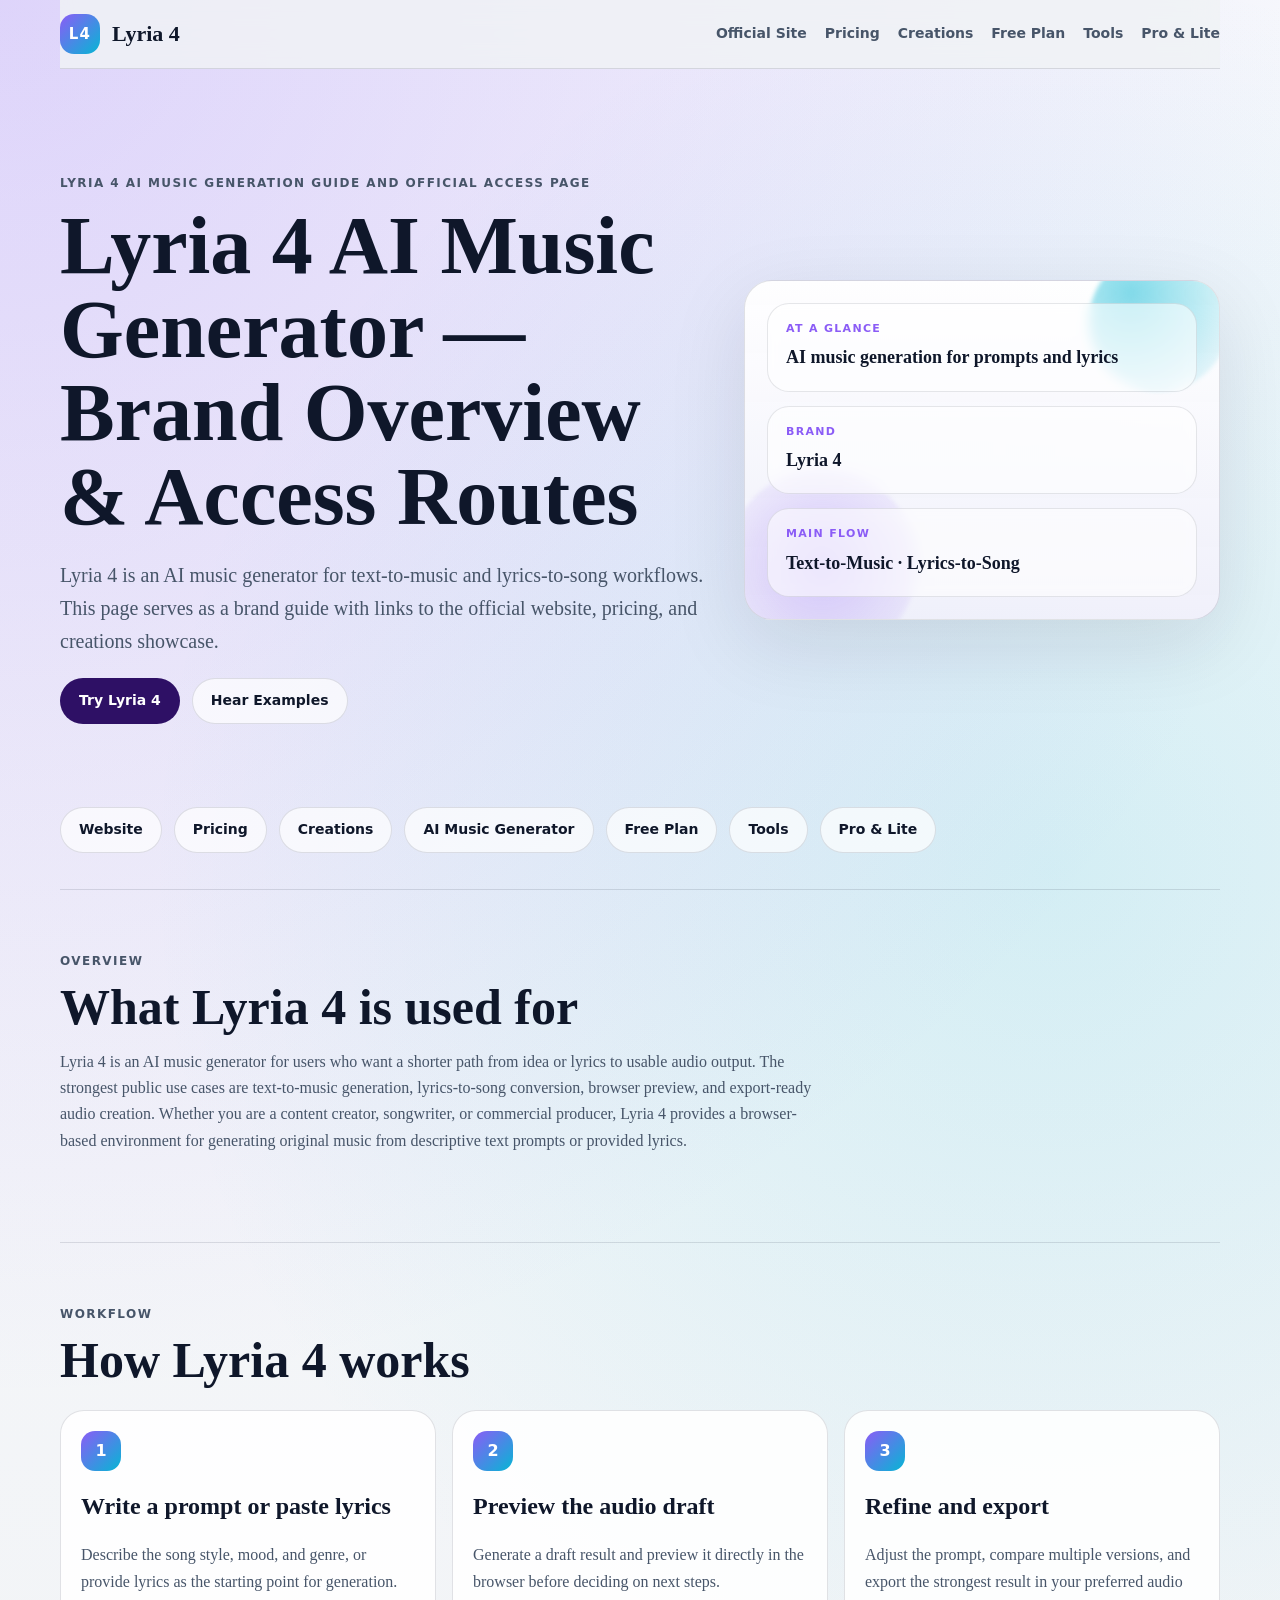
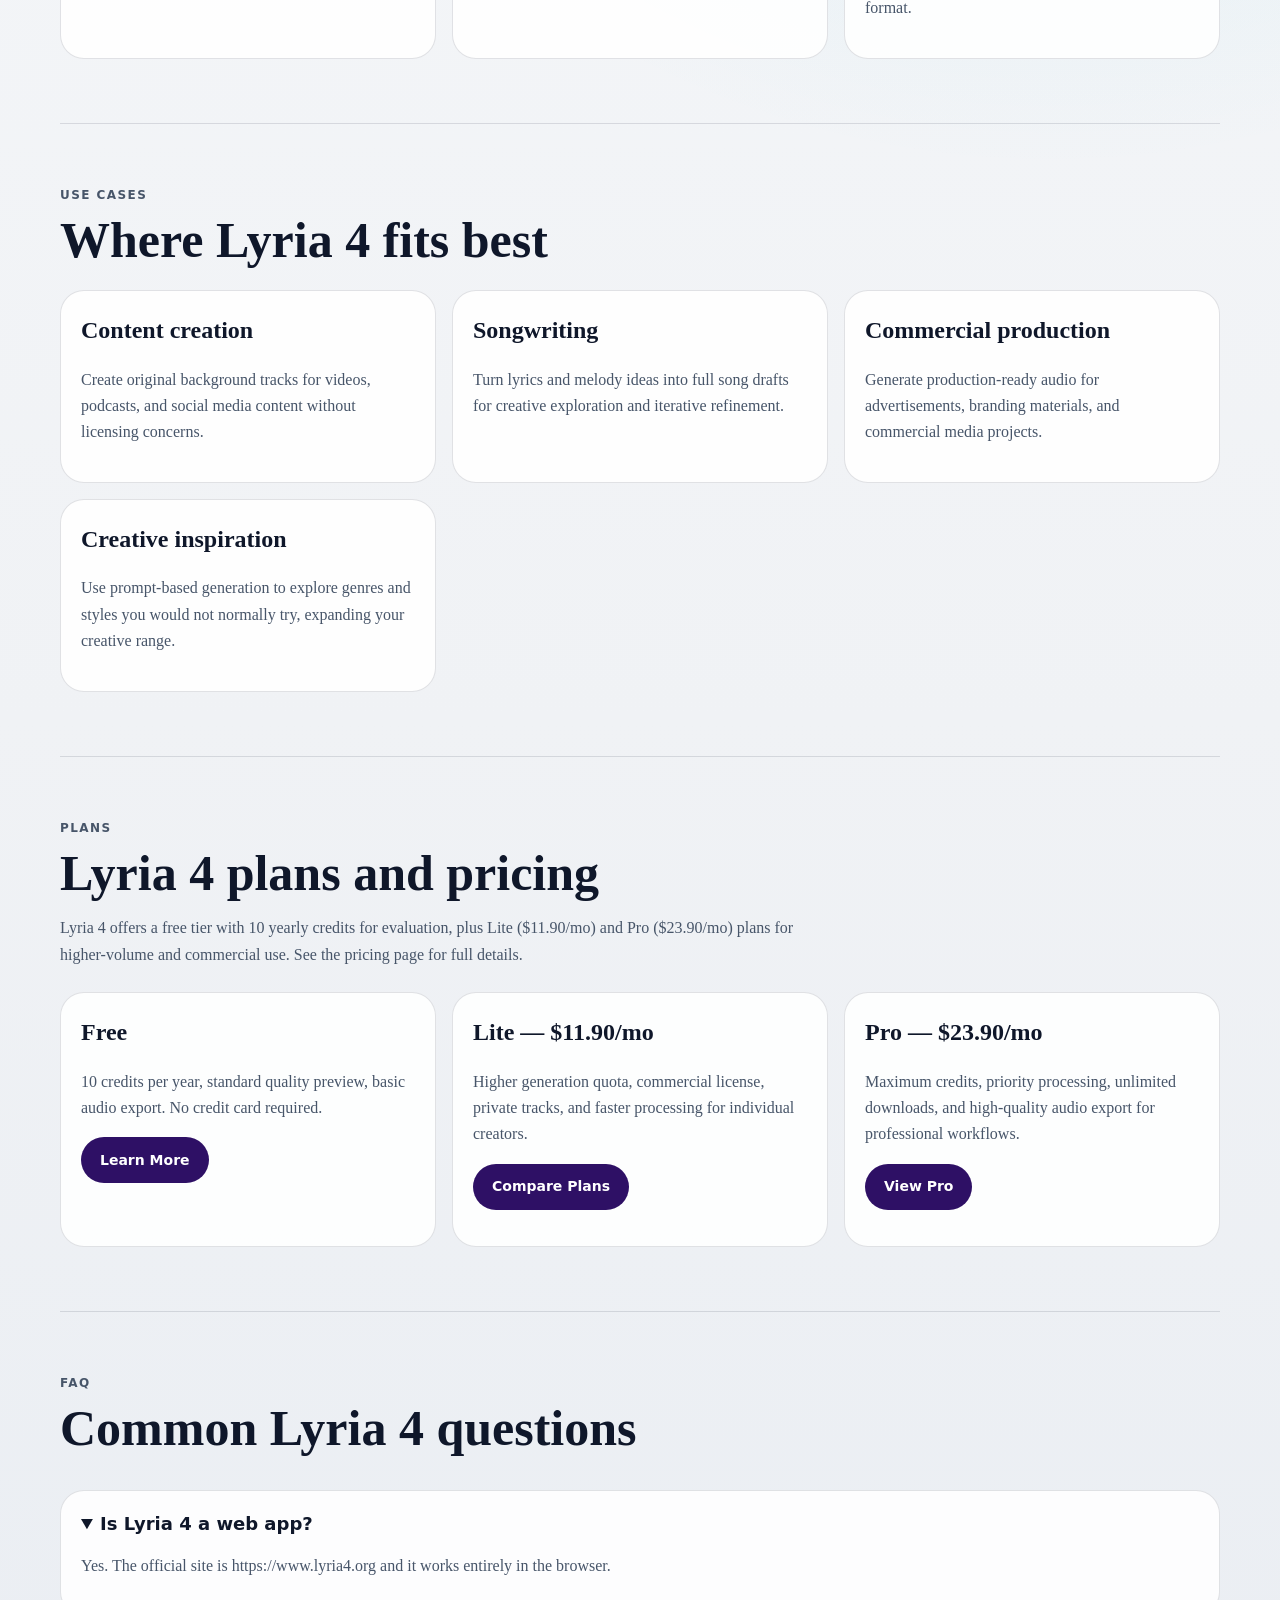
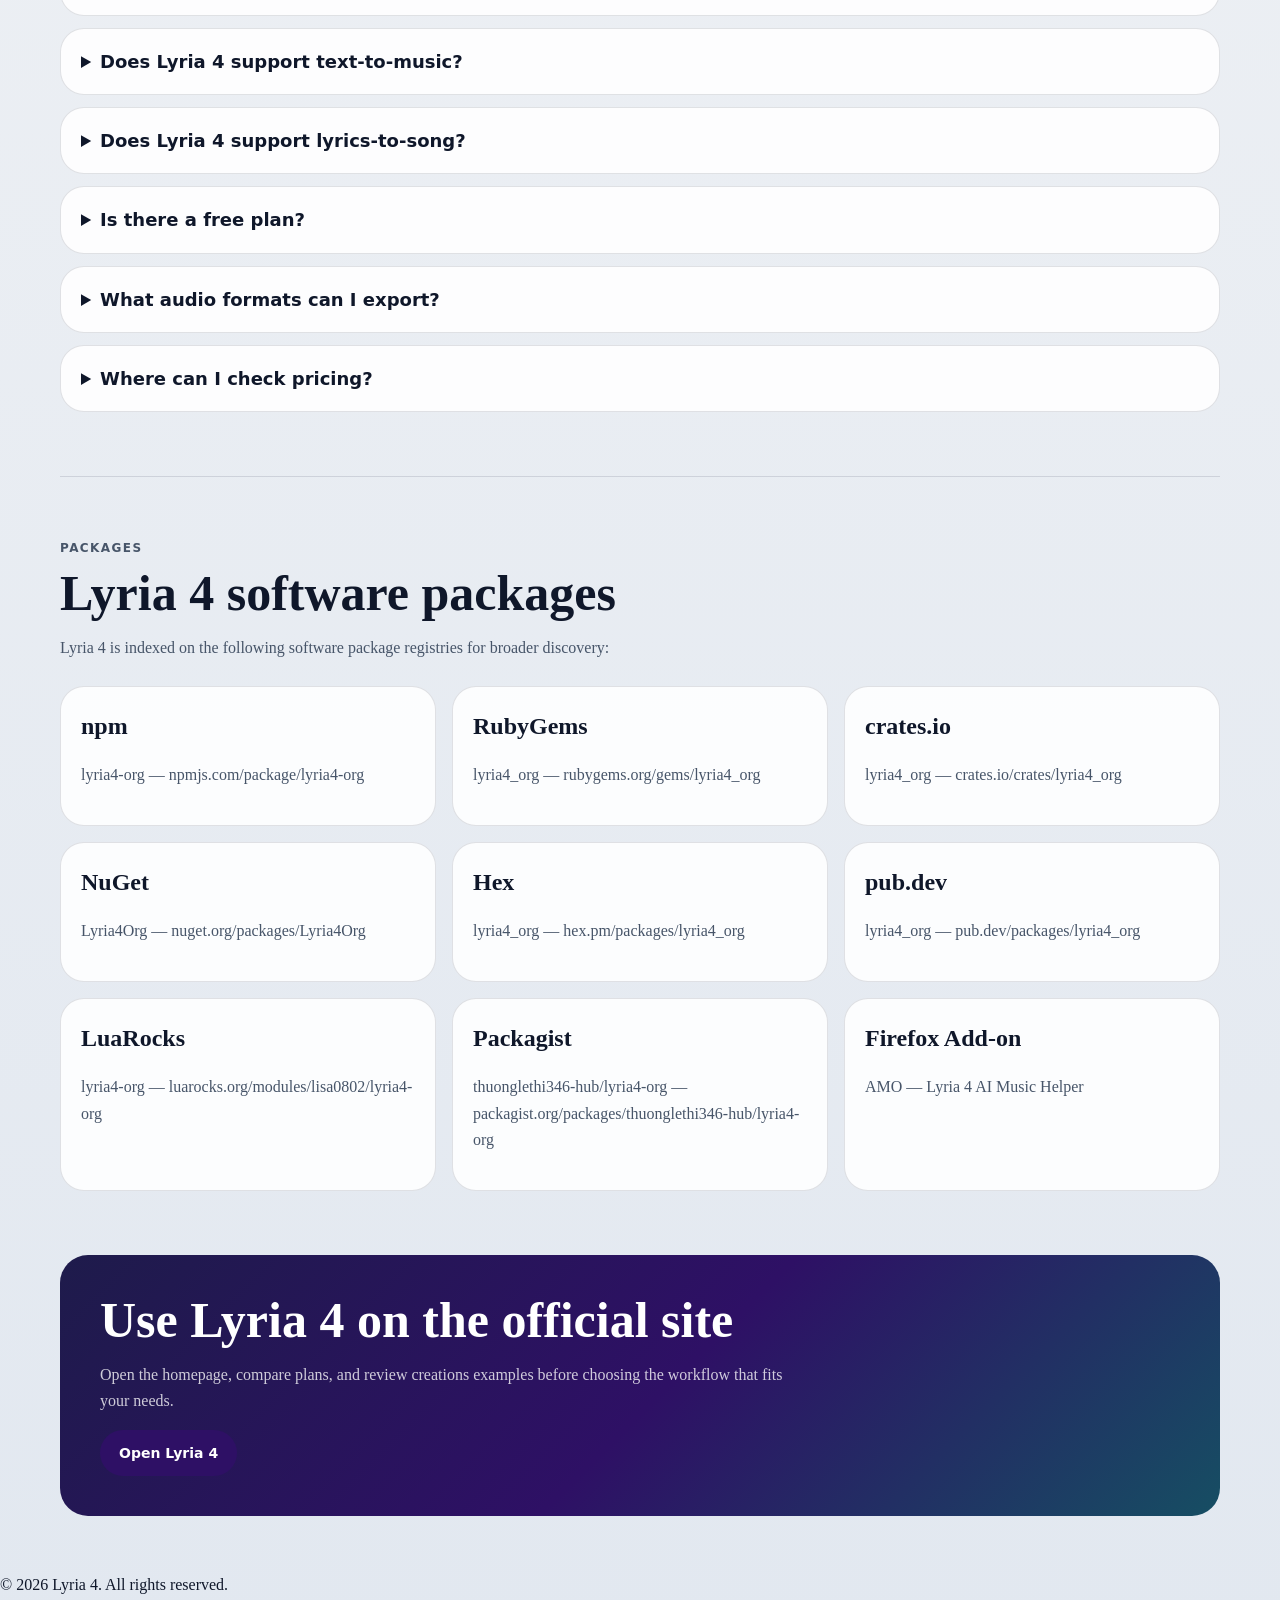
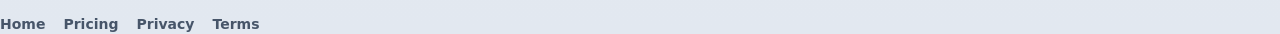
<file: index.html>
<!DOCTYPE html>
<html lang="en">
<head>
<meta charset="utf-8"/>
<meta name="viewport" content="width=device-width,initial-scale=1"/>
<title>Lyria 4 Official Guide — AI Music Generator Brand Overview & Access Routes | lyria4.org</title>
<meta name="description" content="Lyria 4 official brand guide — product positioning, access routes, workflow summary, and links to the Lyria 4 official website for AI music generation."/>
<link rel="canonical" href="https://aitools12.github.io/lyria4_org/"/>
<link rel="stylesheet" href="./styles.css"/>
</head>
<body>
<header class="site-header">
  <a class="brand" href="#top"><span class="brand-mark">L4</span><span>Lyria 4</span></a>
  <nav>
    <a href="https://www.lyria4.org">Official Site</a>
    <a href="https://www.lyria4.org/pricing">Pricing</a>
    <a href="https://www.lyria4.org/creations">Creations</a>
    <a href="free/">Free Plan</a>
    <a href="tools/">Tools</a>
    <a href="pro/">Pro & Lite</a>
  </nav>
</header>

<section class="hero" id="top">
  <div class="hero-copy">
    <p class="eyebrow">Lyria 4 AI music generation guide and official access page</p>
    <h1>Lyria 4 AI Music Generator — Brand Overview &amp; Access Routes</h1>
    <p class="hero-summary">Lyria 4 is an AI music generator for text-to-music and lyrics-to-song workflows. This page serves as a brand guide with links to the official website, pricing, and creations showcase.</p>
    <div class="actions">
      <a class="button" href="https://www.lyria4.org">Try Lyria 4</a>
      <a class="button ghost" href="https://www.lyria4.org/creations">Hear Examples</a>
    </div>
  </div>
  <div class="hero-panel">
    <div class="orb orb-a"></div>
    <div class="orb orb-b"></div>
    <div class="grid-card">
      <p>At A Glance</p>
      <strong>AI music generation for prompts and lyrics</strong>
    </div>
    <div class="grid-card" style="margin-top:14px;">
      <p>Brand</p>
      <strong>Lyria 4</strong>
    </div>
    <div class="grid-card" style="margin-top:14px;">
      <p>Main Flow</p>
      <strong>Text-to-Music · Lyrics-to-Song</strong>
    </div>
  </div>
</section>

<div class="links">
  <a href="https://www.lyria4.org/">Website</a>
  <a href="https://www.lyria4.org/pricing">Pricing</a>
  <a href="https://www.lyria4.org/creations">Creations</a>
  <a href="https://www.lyria4.org/tools/ai-music-generator">AI Music Generator</a>
  <a href="free/">Free Plan</a>
  <a href="tools/">Tools</a>
  <a href="pro/">Pro & Lite</a>
</div>

<section class="section" id="overview">
  <div class="section-heading">
    <p class="eyebrow">Overview</p>
    <h2>What Lyria 4 is used for</h2>
    <p>Lyria 4 is an AI music generator for users who want a shorter path from idea or lyrics to usable audio output. The strongest public use cases are text-to-music generation, lyrics-to-song conversion, browser preview, and export-ready audio creation. Whether you are a content creator, songwriter, or commercial producer, Lyria 4 provides a browser-based environment for generating original music from descriptive text prompts or provided lyrics.</p>
  </div>
</section>

<section class="section" id="workflow">
  <div class="section-heading">
    <p class="eyebrow">Workflow</p>
    <h2>How Lyria 4 works</h2>
  </div>
  <div class="steps">
    <article><span>1</span><h3>Write a prompt or paste lyrics</h3><p>Describe the song style, mood, and genre, or provide lyrics as the starting point for generation.</p></article>
    <article><span>2</span><h3>Preview the audio draft</h3><p>Generate a draft result and preview it directly in the browser before deciding on next steps.</p></article>
    <article><span>3</span><h3>Refine and export</h3><p>Adjust the prompt, compare multiple versions, and export the strongest result in your preferred audio format.</p></article>
  </div>
</section>

<section class="section" id="use-cases">
  <div class="section-heading">
    <p class="eyebrow">Use Cases</p>
    <h2>Where Lyria 4 fits best</h2>
  </div>
  <div class="cards two">
    <article><h3>Content creation</h3><p>Create original background tracks for videos, podcasts, and social media content without licensing concerns.</p></article>
    <article><h3>Songwriting</h3><p>Turn lyrics and melody ideas into full song drafts for creative exploration and iterative refinement.</p></article>
    <article><h3>Commercial production</h3><p>Generate production-ready audio for advertisements, branding materials, and commercial media projects.</p></article>
    <article><h3>Creative inspiration</h3><p>Use prompt-based generation to explore genres and styles you would not normally try, expanding your creative range.</p></article>
  </div>
</section>

<section class="section" id="plans">
  <div class="section-heading">
    <p class="eyebrow">Plans</p>
    <h2>Lyria 4 plans and pricing</h2>
    <p>Lyria 4 offers a free tier with 10 yearly credits for evaluation, plus Lite ($11.90/mo) and Pro ($23.90/mo) plans for higher-volume and commercial use. See the <a href="https://www.lyria4.org/pricing">pricing page</a> for full details.</p>
  </div>
  <div class="cards three">
    <article><h3>Free</h3><p>10 credits per year, standard quality preview, basic audio export. No credit card required.</p><p><a class="button" href="free/">Learn More</a></p></article>
    <article><h3>Lite — $11.90/mo</h3><p>Higher generation quota, commercial license, private tracks, and faster processing for individual creators.</p><p><a class="button" href="pro/">Compare Plans</a></p></article>
    <article><h3>Pro — $23.90/mo</h3><p>Maximum credits, priority processing, unlimited downloads, and high-quality audio export for professional workflows.</p><p><a class="button" href="pro/">View Pro</a></p></article>
  </div>
</section>

<section class="section faq" id="faq">
  <div class="section-heading">
    <p class="eyebrow">FAQ</p>
    <h2>Common Lyria 4 questions</h2>
  </div>
  <details open><summary>Is Lyria 4 a web app?</summary><p>Yes. The official site is https://www.lyria4.org and it works entirely in the browser.</p></details>
  <details><summary>Does Lyria 4 support text-to-music?</summary><p>Yes. Text-to-music is one of the main public workflows — describe the style, mood, and genre you want.</p></details>
  <details><summary>Does Lyria 4 support lyrics-to-song?</summary><p>Yes. You can paste your lyrics and Lyria 4 will generate a full song arrangement around them.</p></details>
  <details><summary>Is there a free plan?</summary><p>Yes. Lyria 4 offers a free tier with 10 yearly credits for testing text-to-music and lyrics-to-song generation.</p></details>
  <details><summary>What audio formats can I export?</summary><p>Lyria 4 supports standard audio export formats including MP3 and WAV depending on your plan.</p></details>
  <details><summary>Where can I check pricing?</summary><p>Visit the official pricing page at https://www.lyria4.org/pricing for current plan details.</p></details>
</section>

<section class="section" id="packages">
  <div class="section-heading">
    <p class="eyebrow">Packages</p>
    <h2>Lyria 4 software packages</h2>
    <p>Lyria 4 is indexed on the following software package registries for broader discovery:</p>
  </div>
  <div class="cards three">
    <article><h3>npm</h3><p>lyria4-org — <a href="https://www.npmjs.com/package/lyria4-org">npmjs.com/package/lyria4-org</a></p></article>
    <article><h3>RubyGems</h3><p>lyria4_org — <a href="https://rubygems.org/gems/lyria4_org">rubygems.org/gems/lyria4_org</a></p></article>
    <article><h3>crates.io</h3><p>lyria4_org — <a href="https://crates.io/crates/lyria4_org">crates.io/crates/lyria4_org</a></p></article>
    <article><h3>NuGet</h3><p>Lyria4Org — <a href="https://www.nuget.org/packages/Lyria4Org">nuget.org/packages/Lyria4Org</a></p></article>
    <article><h3>Hex</h3><p>lyria4_org — <a href="https://hex.pm/packages/lyria4_org">hex.pm/packages/lyria4_org</a></p></article>
    <article><h3>pub.dev</h3><p>lyria4_org — <a href="https://pub.dev/packages/lyria4_org">pub.dev/packages/lyria4_org</a></p></article>
    <article><h3>LuaRocks</h3><p>lyria4-org — <a href="https://luarocks.org/modules/lisa0802/lyria4-org">luarocks.org/modules/lisa0802/lyria4-org</a></p></article>
    <article><h3>Packagist</h3><p>thuonglethi346-hub/lyria4-org — <a href="https://packagist.org/packages/thuonglethi346-hub/lyria4-org">packagist.org/packages/thuonglethi346-hub/lyria4-org</a></p></article>
    <article><h3>Firefox Add-on</h3><p><a href="https://addons.mozilla.org/en-US/firefox/addon/lyria4-org-ai-music-helper/">AMO — Lyria 4 AI Music Helper</a></p></article>
  </div>
</section>

<section class="cta">
  <h2>Use Lyria 4 on the official site</h2>
  <p>Open the homepage, compare plans, and review creations examples before choosing the workflow that fits your needs.</p>
  <a class="button" href="https://www.lyria4.org">Open Lyria 4</a>
</section>

<footer>
  <div class="footer-inner">
    <p>&copy; 2026 Lyria 4. All rights reserved.</p>
    <nav>
      <a href="https://www.lyria4.org">Home</a>
      <a href="https://www.lyria4.org/pricing">Pricing</a>
      <a href="https://www.lyria4.org/privacy-policy">Privacy</a>
      <a href="https://www.lyria4.org/terms-of-service">Terms</a>
    </nav>
  </div>
</footer>
</body>
</html>
</file>
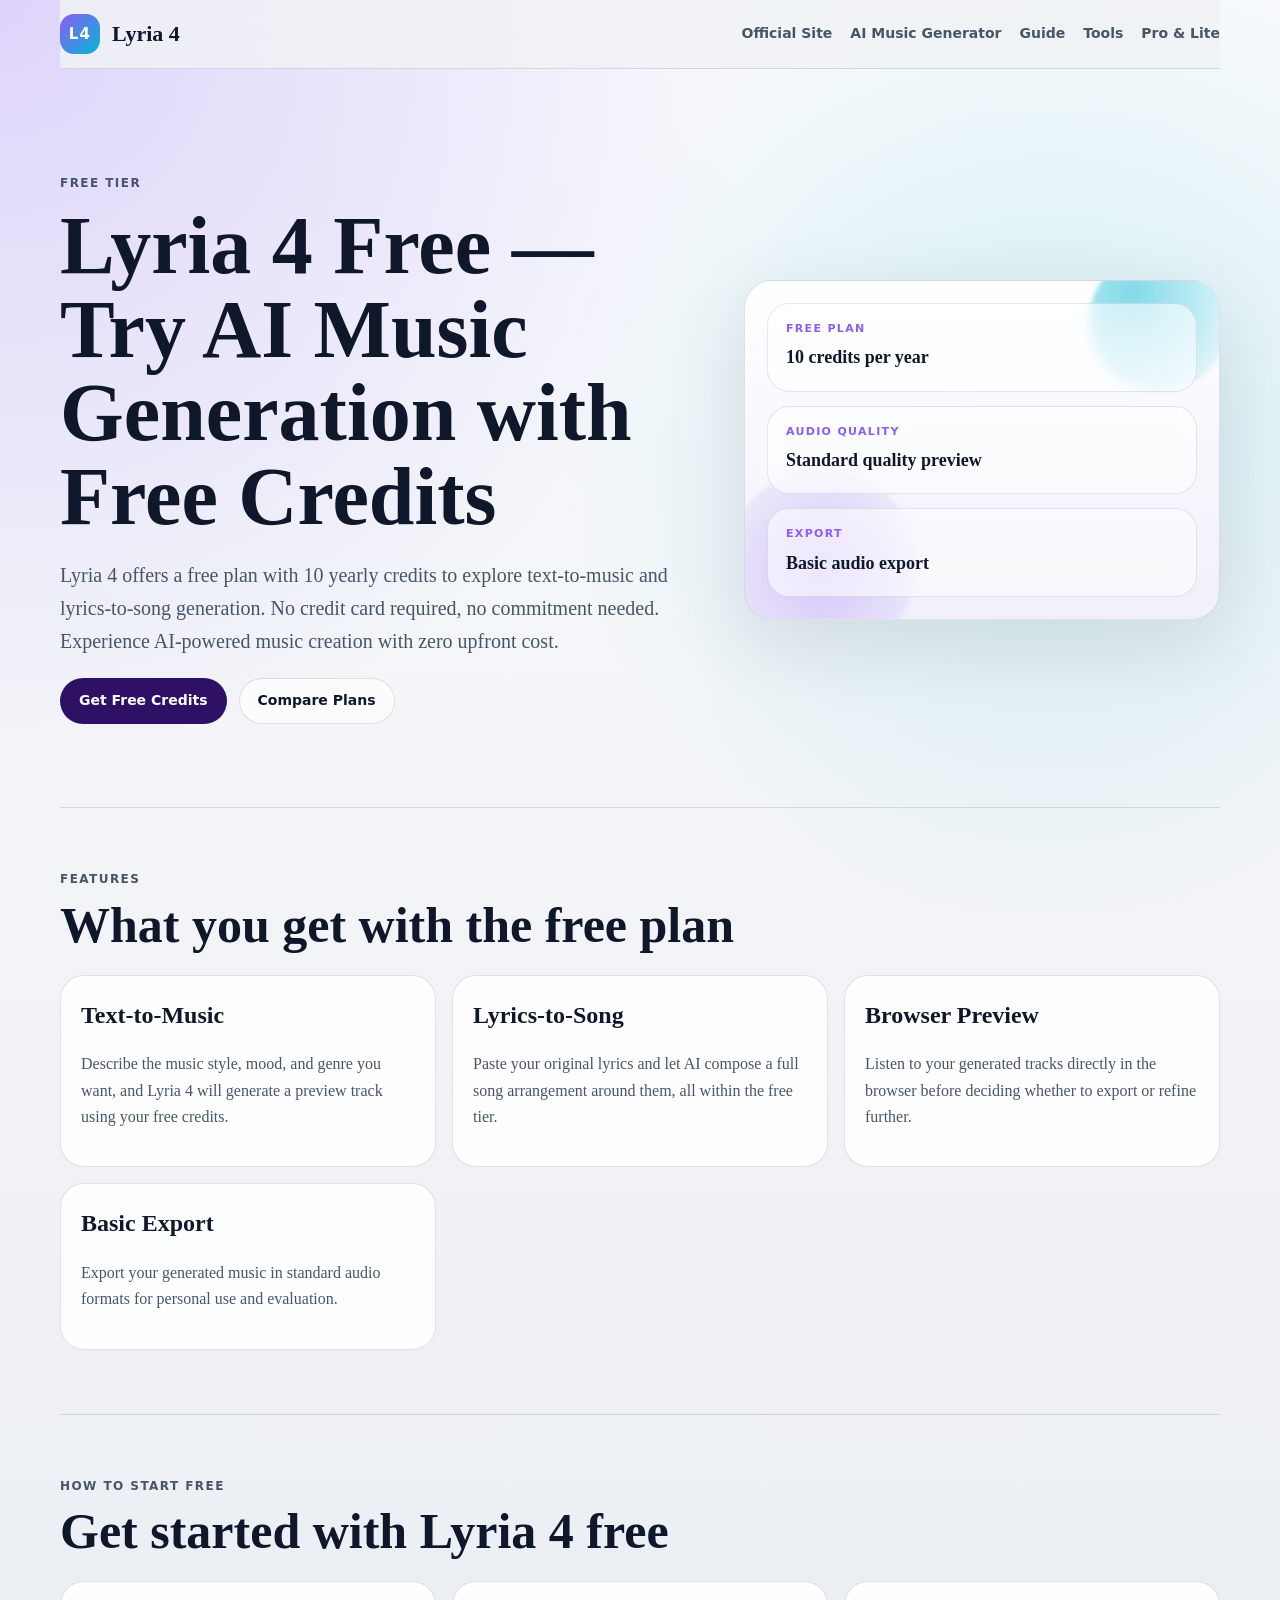
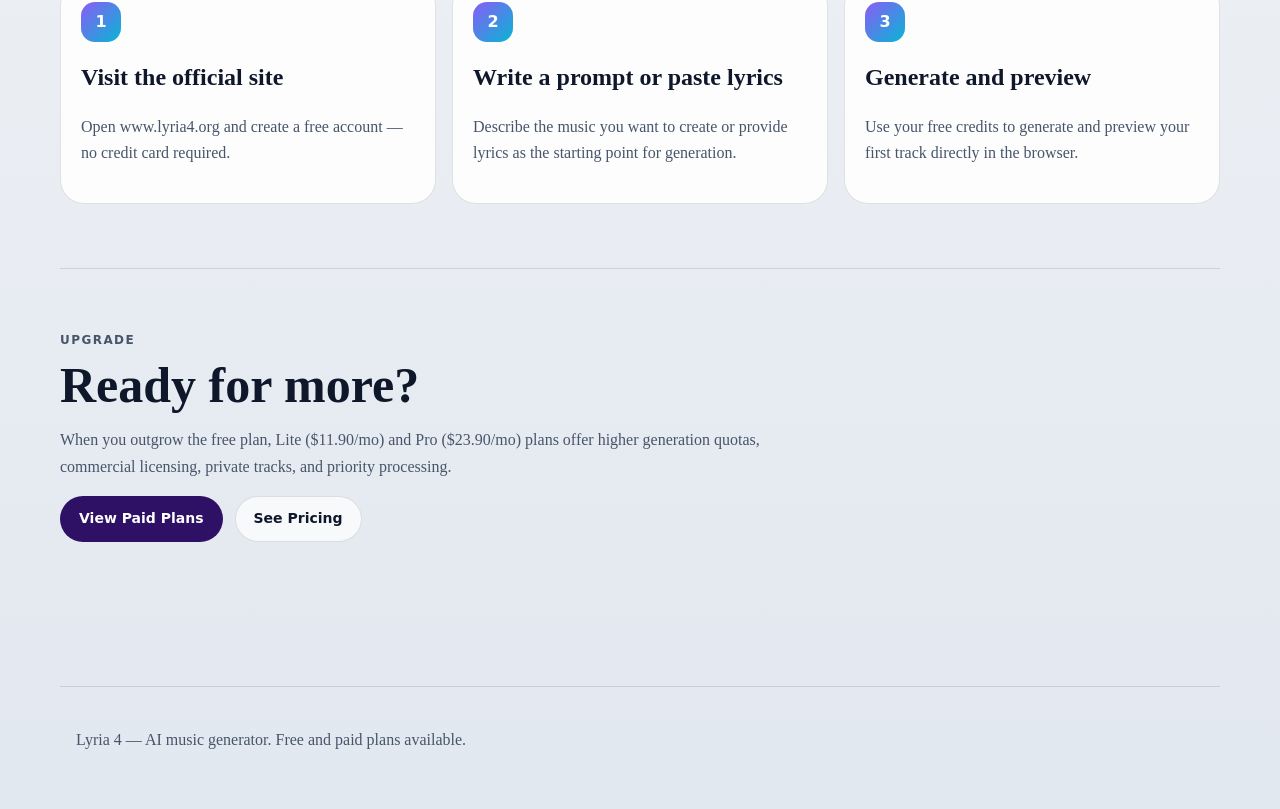
<file: variants/free/index.html>
<!DOCTYPE html>
<html lang="en">
<head>
<meta charset="utf-8"/>
<meta name="viewport" content="width=device-width,initial-scale=1"/>
<title>Lyria 4 Free — Try AI Music Generation with Free Credits | lyria4.org</title>
<meta name="description" content="Try Lyria 4 AI music generator free online. Generate music from text prompts or lyrics with free credits. No credit card required. Start creating today."/>
<link rel="canonical" href="https://aitools12.github.io/lyria4_org/free/"/>
<link rel="stylesheet" href="../../styles.css"/>
</head>
<body>
<header class="site-header">
  <a class="brand" href="https://www.lyria4.org"><span class="brand-mark">L4</span><span>Lyria 4</span></a>
  <nav>
    <a href="https://www.lyria4.org">Official Site</a>
    <a href="https://www.lyria4.org/tools/ai-music-generator">AI Music Generator</a>
    <a href="../">Guide</a>
    <a href="../tools/">Tools</a>
    <a href="../pro/">Pro & Lite</a>
  </nav>
</header>
<section class="hero" id="top">
  <div class="hero-copy">
    <p class="eyebrow">Free Tier</p>
    <h1>Lyria 4 Free — Try AI Music Generation with Free Credits</h1>
    <p>Lyria 4 offers a free plan with 10 yearly credits to explore text-to-music and lyrics-to-song generation. No credit card required, no commitment needed. Experience AI-powered music creation with zero upfront cost.</p>
    <div class="actions">
      <a class="button" href="https://www.lyria4.org">Get Free Credits</a>
      <a class="button ghost" href="https://www.lyria4.org/pricing">Compare Plans</a>
    </div>
  </div>
  <div class="hero-panel">
    <div class="orb orb-a"></div>
    <div class="orb orb-b"></div>
    <div class="grid-card">
      <p>Free Plan</p>
      <strong>10 credits per year</strong>
    </div>
    <div class="grid-card" style="margin-top:14px;">
      <p>Audio Quality</p>
      <strong>Standard quality preview</strong>
    </div>
    <div class="grid-card" style="margin-top:14px;">
      <p>Export</p>
      <strong>Basic audio export</strong>
    </div>
  </div>
</section>

<section class="section">
  <div class="section-heading">
    <p class="eyebrow">Features</p>
    <h2>What you get with the free plan</h2>
  </div>
  <div class="cards two">
    <article><h3>Text-to-Music</h3><p>Describe the music style, mood, and genre you want, and Lyria 4 will generate a preview track using your free credits.</p></article>
    <article><h3>Lyrics-to-Song</h3><p>Paste your original lyrics and let AI compose a full song arrangement around them, all within the free tier.</p></article>
    <article><h3>Browser Preview</h3><p>Listen to your generated tracks directly in the browser before deciding whether to export or refine further.</p></article>
    <article><h3>Basic Export</h3><p>Export your generated music in standard audio formats for personal use and evaluation.</p></article>
  </div>
</section>

<section class="section">
  <div class="section-heading">
    <p class="eyebrow">How to start free</p>
    <h2>Get started with Lyria 4 free</h2>
  </div>
  <div class="steps">
    <article><span>1</span><h3>Visit the official site</h3><p>Open www.lyria4.org and create a free account — no credit card required.</p></article>
    <article><span>2</span><h3>Write a prompt or paste lyrics</h3><p>Describe the music you want to create or provide lyrics as the starting point for generation.</p></article>
    <article><span>3</span><h3>Generate and preview</h3><p>Use your free credits to generate and preview your first track directly in the browser.</p></article>
  </div>
</section>

<section class="section">
  <div class="section-heading">
    <p class="eyebrow">Upgrade</p>
    <h2>Ready for more?</h2>
    <p>When you outgrow the free plan, Lite ($11.90/mo) and Pro ($23.90/mo) plans offer higher generation quotas, commercial licensing, private tracks, and priority processing.</p>
    <div class="actions">
      <a class="button" href="../pro/">View Paid Plans</a>
      <a class="button ghost" href="https://www.lyria4.org/pricing">See Pricing</a>
    </div>
  </div>
</section>

<footer style="max-width:1160px;margin:56px auto;padding:0 16px;border-top:1px solid var(--line);padding-top:24px;color:var(--muted)">
  <p><a href="https://www.lyria4.org">Lyria 4</a> — AI music generator. <a href="https://www.lyria4.org/pricing">Free and paid plans available.</a></p>
</footer>
</body>
</html>
</file>
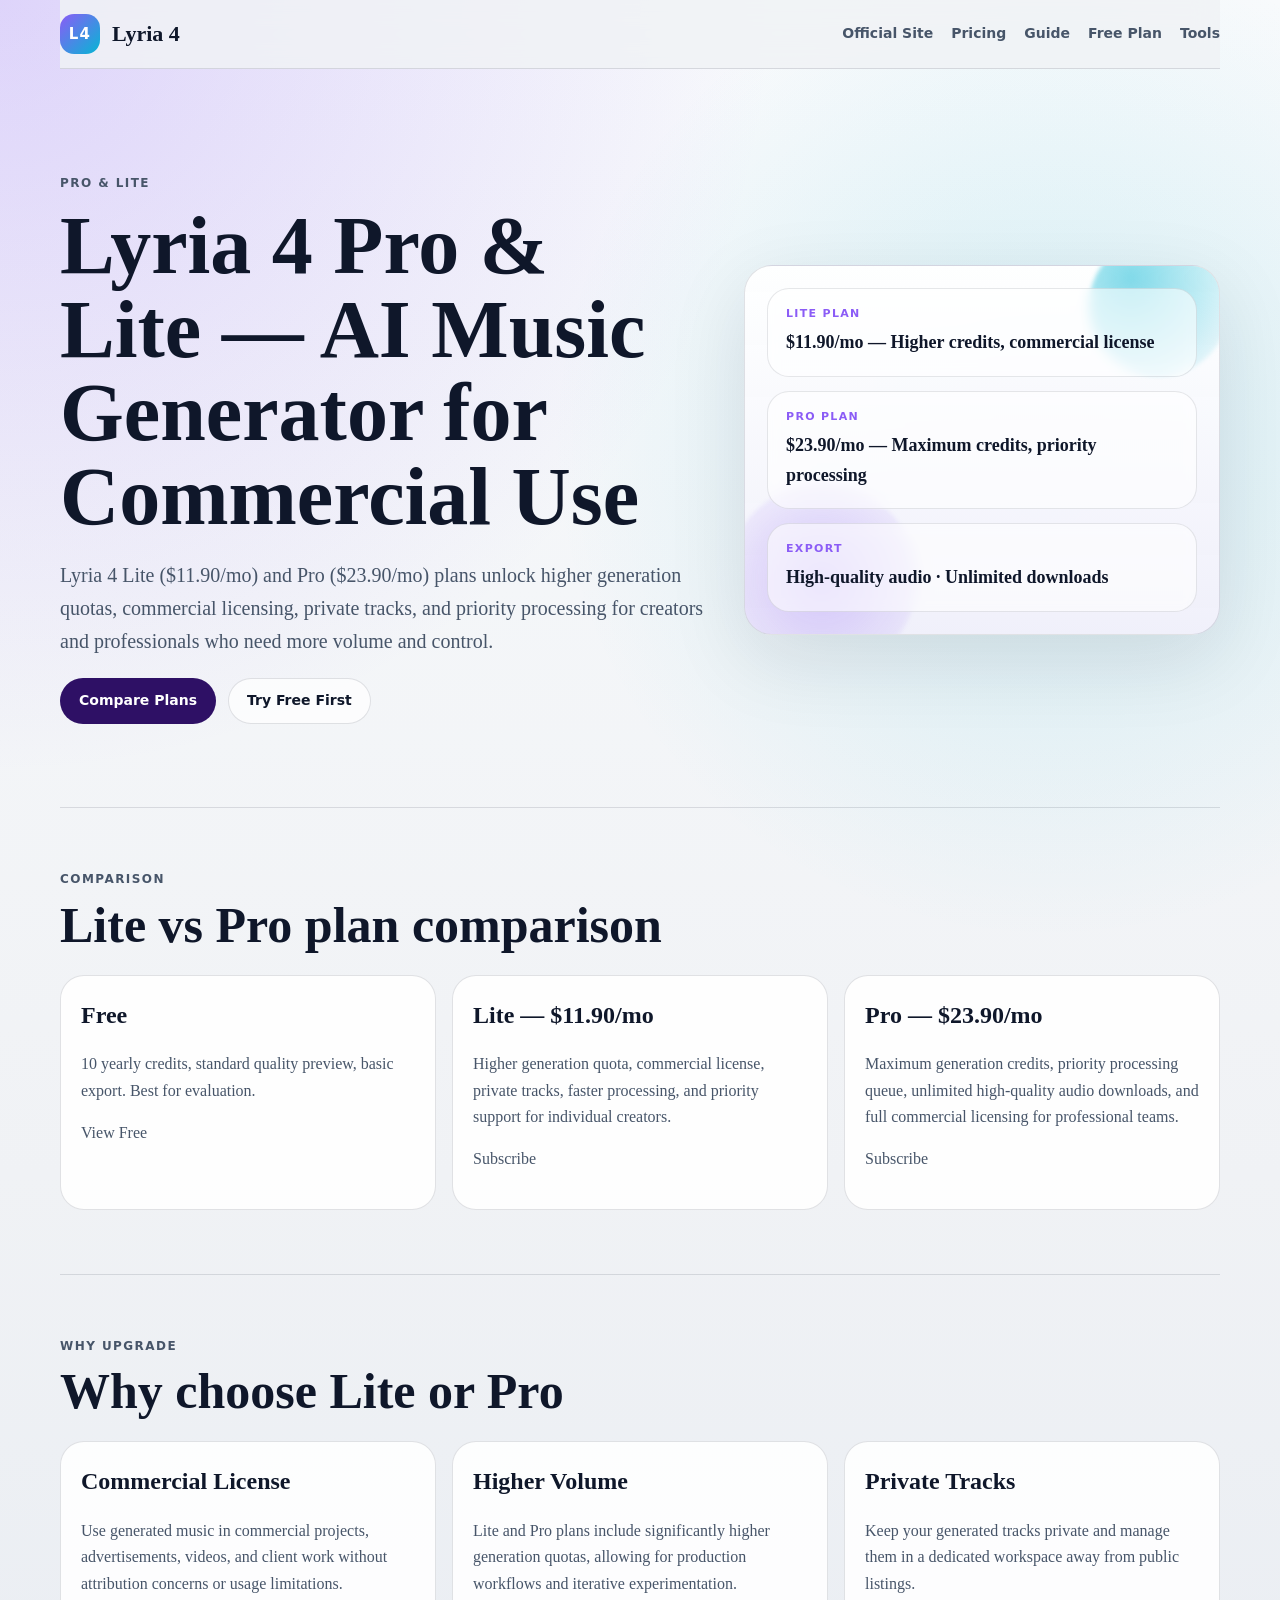
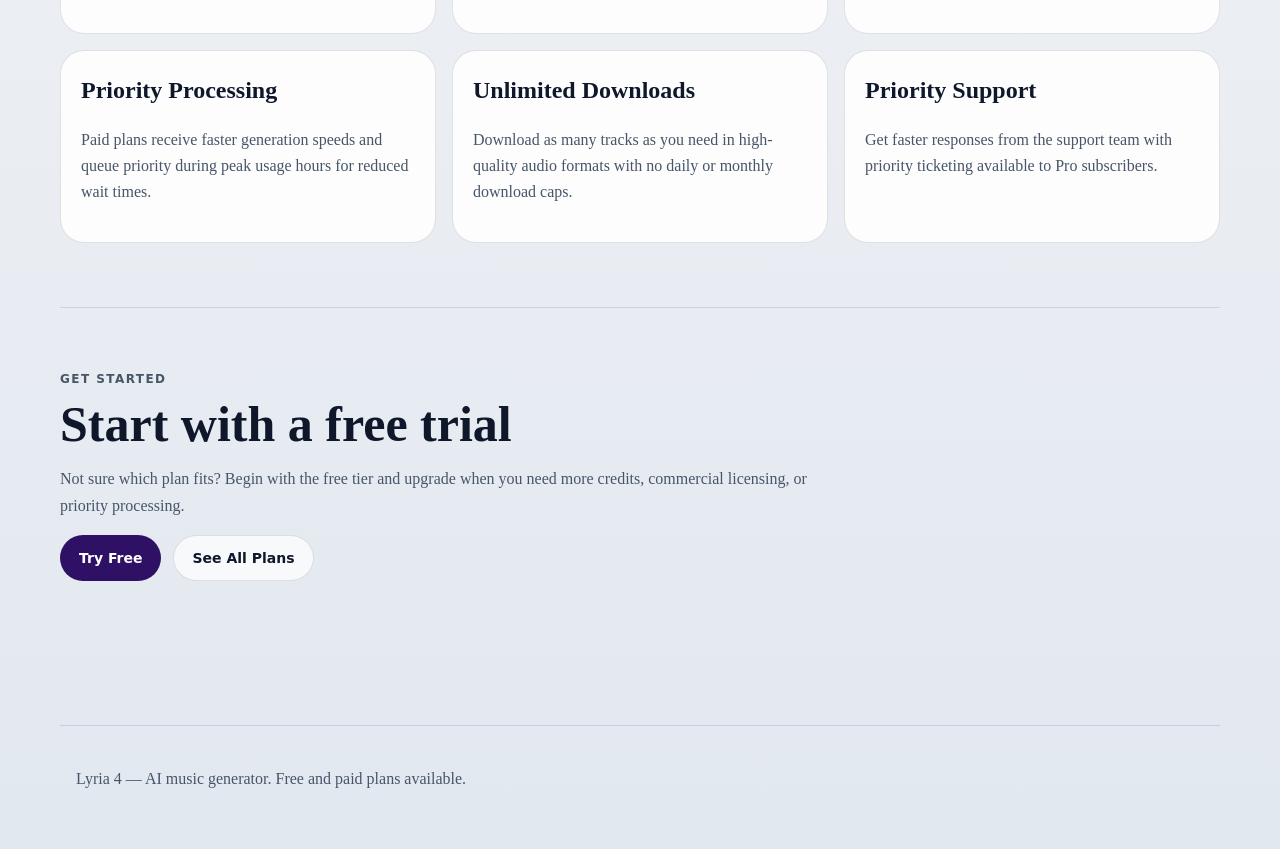
<file: variants/pro/index.html>
<!DOCTYPE html>
<html lang="en">
<head>
<meta charset="utf-8"/>
<meta name="viewport" content="width=device-width,initial-scale=1"/>
<title>Lyria 4 Pro & Lite — AI Music Generator Plans & Pricing | lyria4.org</title>
<meta name="description" content="Lyria 4 Pro and Lite plans for commercial AI music generation. Compare credits, features, audio quality, and export options for professional use."/>
<link rel="canonical" href="https://aitools12.github.io/lyria4_org/pro/"/>
<link rel="stylesheet" href="../../styles.css"/>
</head>
<body>
<header class="site-header">
  <a class="brand" href="https://www.lyria4.org"><span class="brand-mark">L4</span><span>Lyria 4</span></a>
  <nav>
    <a href="https://www.lyria4.org">Official Site</a>
    <a href="https://www.lyria4.org/pricing">Pricing</a>
    <a href="../">Guide</a>
    <a href="../free/">Free Plan</a>
    <a href="../tools/">Tools</a>
  </nav>
</header>
<section class="hero" id="top">
  <div class="hero-copy">
    <p class="eyebrow">Pro & Lite</p>
    <h1>Lyria 4 Pro &amp; Lite — AI Music Generator for Commercial Use</h1>
    <p>Lyria 4 Lite ($11.90/mo) and Pro ($23.90/mo) plans unlock higher generation quotas, commercial licensing, private tracks, and priority processing for creators and professionals who need more volume and control.</p>
    <div class="actions">
      <a class="button" href="https://www.lyria4.org/pricing">Compare Plans</a>
      <a class="button ghost" href="https://www.lyria4.org">Try Free First</a>
    </div>
  </div>
  <div class="hero-panel">
    <div class="orb orb-a"></div>
    <div class="orb orb-b"></div>
    <div class="grid-card">
      <p>Lite Plan</p>
      <strong>$11.90/mo — Higher credits, commercial license</strong>
    </div>
    <div class="grid-card" style="margin-top:14px;">
      <p>Pro Plan</p>
      <strong>$23.90/mo — Maximum credits, priority processing</strong>
    </div>
    <div class="grid-card" style="margin-top:14px;">
      <p>Export</p>
      <strong>High-quality audio · Unlimited downloads</strong>
    </div>
  </div>
</section>

<section class="section">
  <div class="section-heading">
    <p class="eyebrow">Comparison</p>
    <h2>Lite vs Pro plan comparison</h2>
  </div>
  <div class="cards three">
    <article><h3>Free</h3><p>10 yearly credits, standard quality preview, basic export. Best for evaluation.</p><p><a href="../free/">View Free</a></p></article>
    <article><h3>Lite — $11.90/mo</h3><p>Higher generation quota, commercial license, private tracks, faster processing, and priority support for individual creators.</p><p><a href="https://www.lyria4.org/pricing">Subscribe</a></p></article>
    <article><h3>Pro — $23.90/mo</h3><p>Maximum generation credits, priority processing queue, unlimited high-quality audio downloads, and full commercial licensing for professional teams.</p><p><a href="https://www.lyria4.org/pricing">Subscribe</a></p></article>
  </div>
</section>

<section class="section">
  <div class="section-heading">
    <p class="eyebrow">Why Upgrade</p>
    <h2>Why choose Lite or Pro</h2>
  </div>
  <div class="cards">
    <article>
      <h3>Commercial License</h3>
      <p>Use generated music in commercial projects, advertisements, videos, and client work without attribution concerns or usage limitations.</p>
    </article>
    <article>
      <h3>Higher Volume</h3>
      <p>Lite and Pro plans include significantly higher generation quotas, allowing for production workflows and iterative experimentation.</p>
    </article>
    <article>
      <h3>Private Tracks</h3>
      <p>Keep your generated tracks private and manage them in a dedicated workspace away from public listings.</p>
    </article>
    <article>
      <h3>Priority Processing</h3>
      <p>Paid plans receive faster generation speeds and queue priority during peak usage hours for reduced wait times.</p>
    </article>
    <article>
      <h3>Unlimited Downloads</h3>
      <p>Download as many tracks as you need in high-quality audio formats with no daily or monthly download caps.</p>
    </article>
    <article>
      <h3>Priority Support</h3>
      <p>Get faster responses from the support team with priority ticketing available to Pro subscribers.</p>
    </article>
  </div>
</section>

<section class="section">
  <div class="section-heading">
    <p class="eyebrow">Get Started</p>
    <h2>Start with a free trial</h2>
    <p>Not sure which plan fits? Begin with the free tier and upgrade when you need more credits, commercial licensing, or priority processing.</p>
    <div class="actions">
      <a class="button" href="https://www.lyria4.org">Try Free</a>
      <a class="button ghost" href="https://www.lyria4.org/pricing">See All Plans</a>
    </div>
  </div>
</section>

<footer style="max-width:1160px;margin:56px auto;padding:0 16px;border-top:1px solid var(--line);padding-top:24px;color:var(--muted)">
  <p><a href="https://www.lyria4.org">Lyria 4</a> — AI music generator. <a href="https://www.lyria4.org/pricing">Free and paid plans available.</a></p>
</footer>
</body>
</html>
</file>
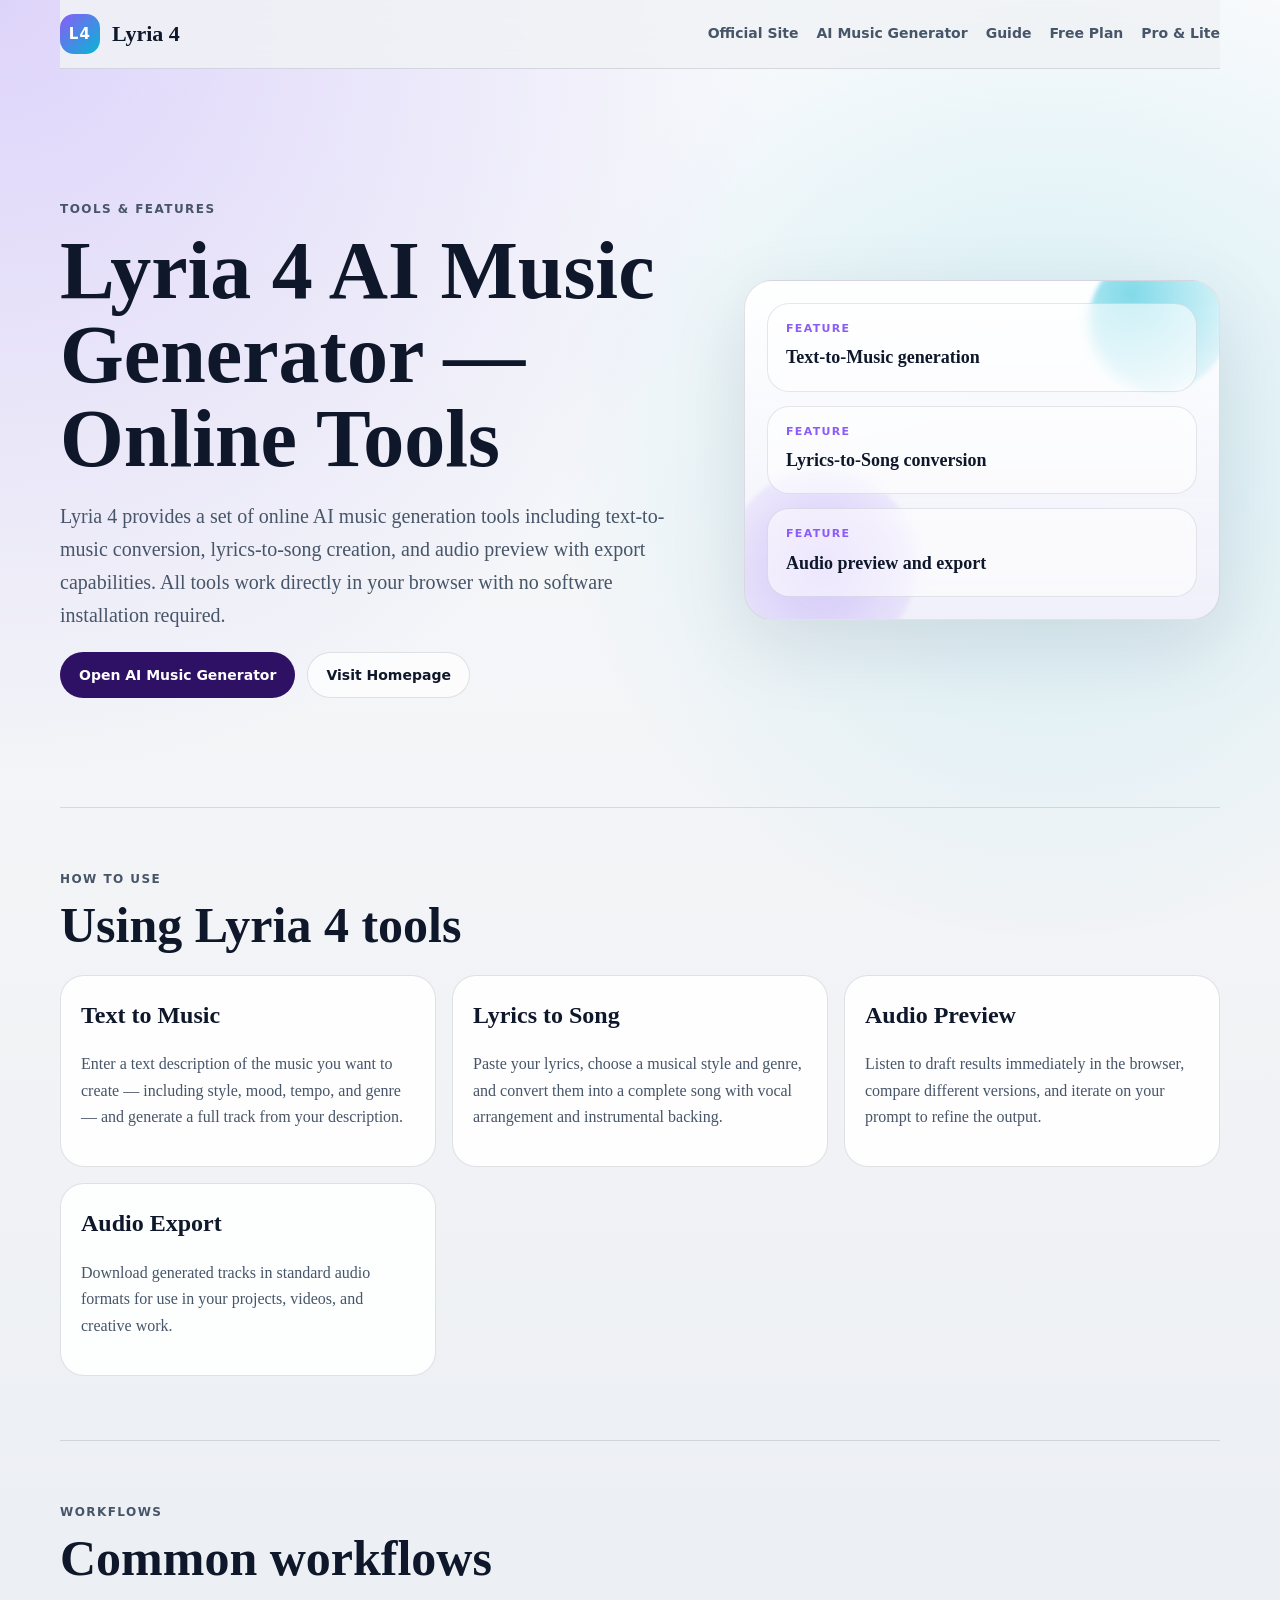
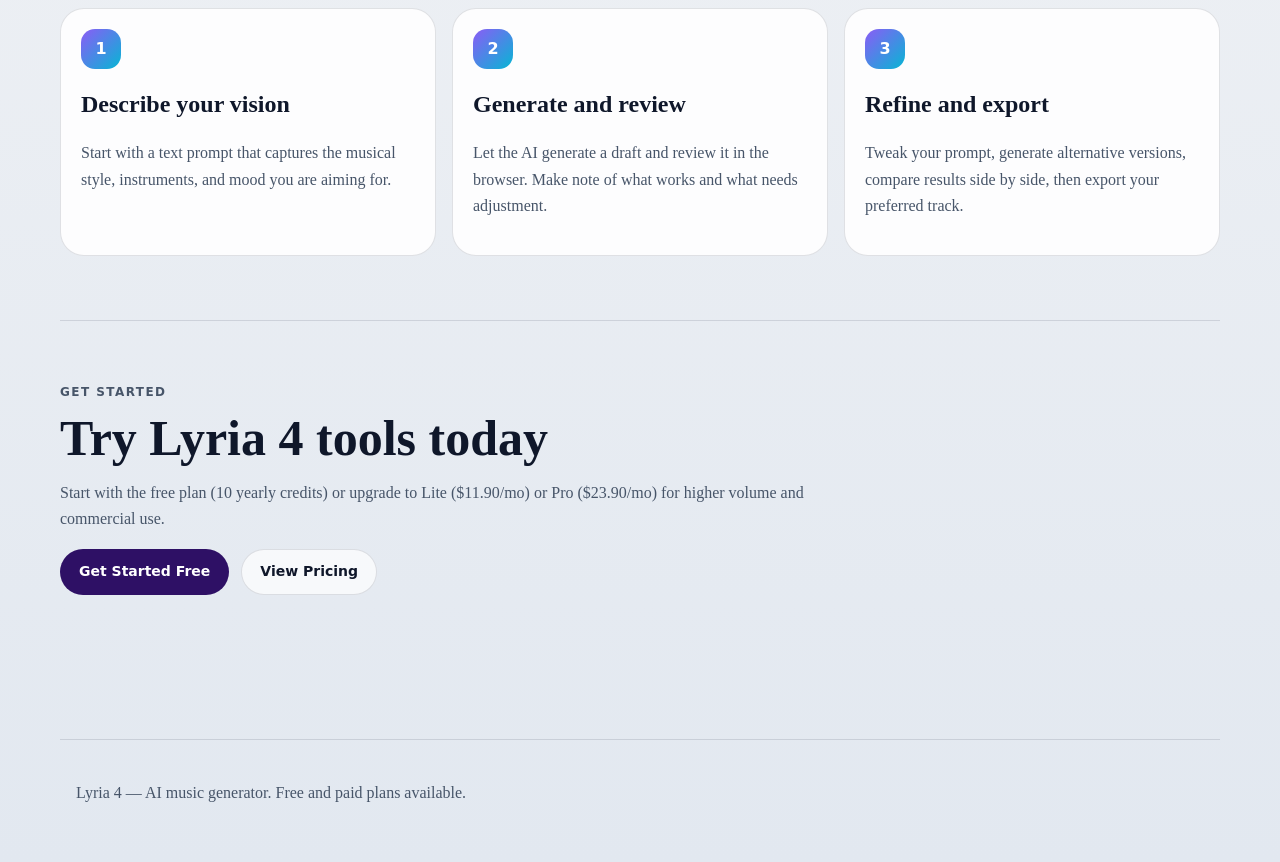
<file: variants/tools/index.html>
<!DOCTYPE html>
<html lang="en">
<head>
<meta charset="utf-8"/>
<meta name="viewport" content="width=device-width,initial-scale=1"/>
<title>Lyria 4 Tools — AI Music Generator Online Tools & Features | lyria4.org</title>
<meta name="description" content="Explore Lyria 4 AI music generator tools — text-to-music, lyrics-to-song, audio preview, and export features for creators and music producers."/>
<link rel="canonical" href="https://aitools12.github.io/lyria4_org/tools/"/>
<link rel="stylesheet" href="../../styles.css"/>
</head>
<body>
<header class="site-header">
  <a class="brand" href="https://www.lyria4.org"><span class="brand-mark">L4</span><span>Lyria 4</span></a>
  <nav>
    <a href="https://www.lyria4.org">Official Site</a>
    <a href="https://www.lyria4.org/tools/ai-music-generator">AI Music Generator</a>
    <a href="../">Guide</a>
    <a href="../free/">Free Plan</a>
    <a href="../pro/">Pro & Lite</a>
  </nav>
</header>
<section class="hero" id="top">
  <div class="hero-copy">
    <p class="eyebrow">Tools & Features</p>
    <h1>Lyria 4 AI Music Generator — Online Tools</h1>
    <p>Lyria 4 provides a set of online AI music generation tools including text-to-music conversion, lyrics-to-song creation, and audio preview with export capabilities. All tools work directly in your browser with no software installation required.</p>
    <div class="actions">
      <a class="button" href="https://www.lyria4.org/tools/ai-music-generator">Open AI Music Generator</a>
      <a class="button ghost" href="https://www.lyria4.org">Visit Homepage</a>
    </div>
  </div>
  <div class="hero-panel">
    <div class="orb orb-a"></div>
    <div class="orb orb-b"></div>
    <div class="grid-card">
      <p>Feature</p>
      <strong>Text-to-Music generation</strong>
    </div>
    <div class="grid-card" style="margin-top:14px;">
      <p>Feature</p>
      <strong>Lyrics-to-Song conversion</strong>
    </div>
    <div class="grid-card" style="margin-top:14px;">
      <p>Feature</p>
      <strong>Audio preview and export</strong>
    </div>
  </div>
</section>

<section class="section">
  <div class="section-heading">
    <p class="eyebrow">How to use</p>
    <h2>Using Lyria 4 tools</h2>
  </div>
  <div class="cards">
    <article><h3>Text to Music</h3><p>Enter a text description of the music you want to create — including style, mood, tempo, and genre — and generate a full track from your description.</p></article>
    <article><h3>Lyrics to Song</h3><p>Paste your lyrics, choose a musical style and genre, and convert them into a complete song with vocal arrangement and instrumental backing.</p></article>
    <article><h3>Audio Preview</h3><p>Listen to draft results immediately in the browser, compare different versions, and iterate on your prompt to refine the output.</p></article>
    <article><h3>Audio Export</h3><p>Download generated tracks in standard audio formats for use in your projects, videos, and creative work.</p></article>
  </div>
</section>

<section class="section">
  <div class="section-heading">
    <p class="eyebrow">Workflows</p>
    <h2>Common workflows</h2>
  </div>
  <div class="steps">
    <article><span>1</span><h3>Describe your vision</h3><p>Start with a text prompt that captures the musical style, instruments, and mood you are aiming for.</p></article>
    <article><span>2</span><h3>Generate and review</h3><p>Let the AI generate a draft and review it in the browser. Make note of what works and what needs adjustment.</p></article>
    <article><span>3</span><h3>Refine and export</h3><p>Tweak your prompt, generate alternative versions, compare results side by side, then export your preferred track.</p></article>
  </div>
</section>

<section class="section">
  <div class="section-heading">
    <p class="eyebrow">Get Started</p>
    <h2>Try Lyria 4 tools today</h2>
    <p>Start with the free plan (10 yearly credits) or upgrade to Lite ($11.90/mo) or Pro ($23.90/mo) for higher volume and commercial use.</p>
    <div class="actions">
      <a class="button" href="https://www.lyria4.org">Get Started Free</a>
      <a class="button ghost" href="../pro/">View Pricing</a>
    </div>
  </div>
</section>

<footer style="max-width:1160px;margin:56px auto;padding:0 16px;border-top:1px solid var(--line);padding-top:24px;color:var(--muted)">
  <p><a href="https://www.lyria4.org">Lyria 4</a> — AI music generator. <a href="https://www.lyria4.org/pricing">Free and paid plans available.</a></p>
</footer>
</body>
</html>
</file>
<file: styles.css>
:root{--bg:#f0f2f5;--paper:rgba(255,255,255,0.88);--ink:#0f172a;--muted:#475569;--line:rgba(15,23,42,0.12);--accent:#8b5cf6;--accent-strong:#2e1065;--accent-soft:#c4b5fd;--teal:#06b6d4}*{box-sizing:border-box}html{scroll-behavior:smooth}body{margin:0;background:radial-gradient(circle at top left,rgba(139,92,246,0.24),transparent 28%),radial-gradient(circle at 82% 18%,rgba(6,182,212,0.14),transparent 22%),linear-gradient(180deg,#f8fafc 0%,var(--bg) 48%,#e2e8f0 100%);color:var(--ink);font:16px/1.65 Georgia,"Iowan Old Style","Palatino Linotype","Book Antiqua",serif}a{color:inherit;text-decoration:none}.site-header,.hero,.links,.section,.cta{width:min(1160px,calc(100% - 32px));margin:0 auto}.site-header{position:sticky;top:0;z-index:10;display:flex;align-items:center;justify-content:space-between;gap:16px;padding:14px 0;border-bottom:1px solid var(--line);background:rgba(240,242,245,0.84);backdrop-filter:blur(12px)}.brand{display:inline-flex;align-items:center;gap:12px;font-size:22px;font-weight:700}.brand-mark{display:inline-grid;place-items:center;width:40px;height:40px;border-radius:14px;background:linear-gradient(135deg,var(--accent) 0%,var(--teal) 100%);color:#fff;font:700 15px/1 ui-sans-serif,system-ui,sans-serif;letter-spacing:.08em}nav{display:flex;flex-wrap:wrap;gap:18px;color:var(--muted);font:600 14px/1.4 ui-sans-serif,system-ui,sans-serif}.hero{display:grid;grid-template-columns:minmax(0,1.15fr) minmax(320px,0.85fr);gap:40px;align-items:center;min-height:82vh;padding:72px 0 48px}.eyebrow{margin:0 0 12px;color:var(--accent);font:800 12px/1.3 ui-sans-serif,system-ui,sans-serif;letter-spacing:.12em;text-transform:uppercase}.hero h1,.section h2,.cta h2{margin:0;line-height:1.02}.hero h1{font-size:clamp(42px,6.6vw,82px);max-width:760px}.hero p,.section-heading p,.split p,.cards p,.steps p,.faq p,.cta p{color:var(--muted)}.hero-copy>p:not(.eyebrow){max-width:700px;font-size:20px}.actions,.links{display:flex;flex-wrap:wrap;gap:12px}.button,.links a{display:inline-flex;align-items:center;justify-content:center;min-height:46px;padding:0 18px;border:1px solid transparent;border-radius:999px;color:#fff;background:var(--accent-strong);font:800 14px/1.1 ui-sans-serif,system-ui,sans-serif}.button.small{min-height:38px}.button.ghost,.links a{border-color:var(--line);background:rgba(255,255,255,0.7);color:var(--ink)}.hero-panel{position:relative;overflow:hidden;padding:22px;border:1px solid var(--line);border-radius:28px;background:linear-gradient(180deg,rgba(255,255,255,0.95) 0%,rgba(241,240,250,0.92) 100%);box-shadow:0 24px 80px rgba(15,23,42,0.1)}.orb{position:absolute;border-radius:999px;filter:blur(2px)}.orb-a{top:-30px;right:-10px;width:140px;height:140px;background:radial-gradient(circle at 30% 30%,rgba(6,182,212,0.5),rgba(6,182,212,0))}.orb-b{bottom:-40px;left:-18px;width:190px;height:190px;background:radial-gradient(circle at 50% 50%,rgba(139,92,246,0.3),rgba(139,92,246,0))}.grid-card{position:relative;padding:18px;border:1px solid rgba(15,23,42,0.1);border-radius:22px;background:rgba(255,255,255,0.58);backdrop-filter:blur(6px)}.grid-card+.grid-card{margin-top:14px}.grid-card p{margin:0 0 8px;color:var(--accent);font:800 11px/1.2 ui-sans-serif,system-ui,sans-serif;letter-spacing:.12em;text-transform:uppercase}.grid-card strong{font-size:18px;font-weight:700}.links{padding-bottom:36px}.section{padding:64px 0;border-top:1px solid var(--line)}.section-heading{max-width:760px;margin-bottom:24px}.section h2,.cta h2{font-size:clamp(30px,4vw,50px)}.split{display:grid;grid-template-columns:0.8fr 1.2fr;gap:28px}.cards,.steps{display:grid;grid-template-columns:repeat(3,minmax(0,1fr));gap:16px}article,details{border:1px solid var(--line);border-radius:24px;background:var(--paper);padding:20px}h3{margin:0 0 8px;font-size:24px}.steps article span{display:inline-grid;place-items:center;width:40px;height:40px;margin-bottom:16px;border-radius:14px;background:linear-gradient(135deg,var(--accent) 0%,var(--teal) 100%);color:#fff;font:800 16px/1 ui-sans-serif,system-ui,sans-serif}.faq{display:grid;gap:12px}summary{cursor:pointer;font:800 18px/1.4 ui-sans-serif,system-ui,sans-serif}.cta{margin-bottom:56px;padding:40px;border-radius:28px;background:linear-gradient(135deg,#1e1b4b 0%,#2e1065 52%,#164e63 100%);color:#fff}.cta p{max-width:700px;color:rgba(255,255,255,0.78)}@media(max-width:900px){.site-header,.hero,.split,.cards,.steps{grid-template-columns:1fr}.site-header{flex-direction:column;align-items:flex-start}.hero{min-height:auto;padding-top:40px}}@media(max-width:640px){body{font-size:15px}.hero{gap:26px}.hero-copy>p:not(.eyebrow){font-size:18px}.cta{padding:28px}}
</file>
